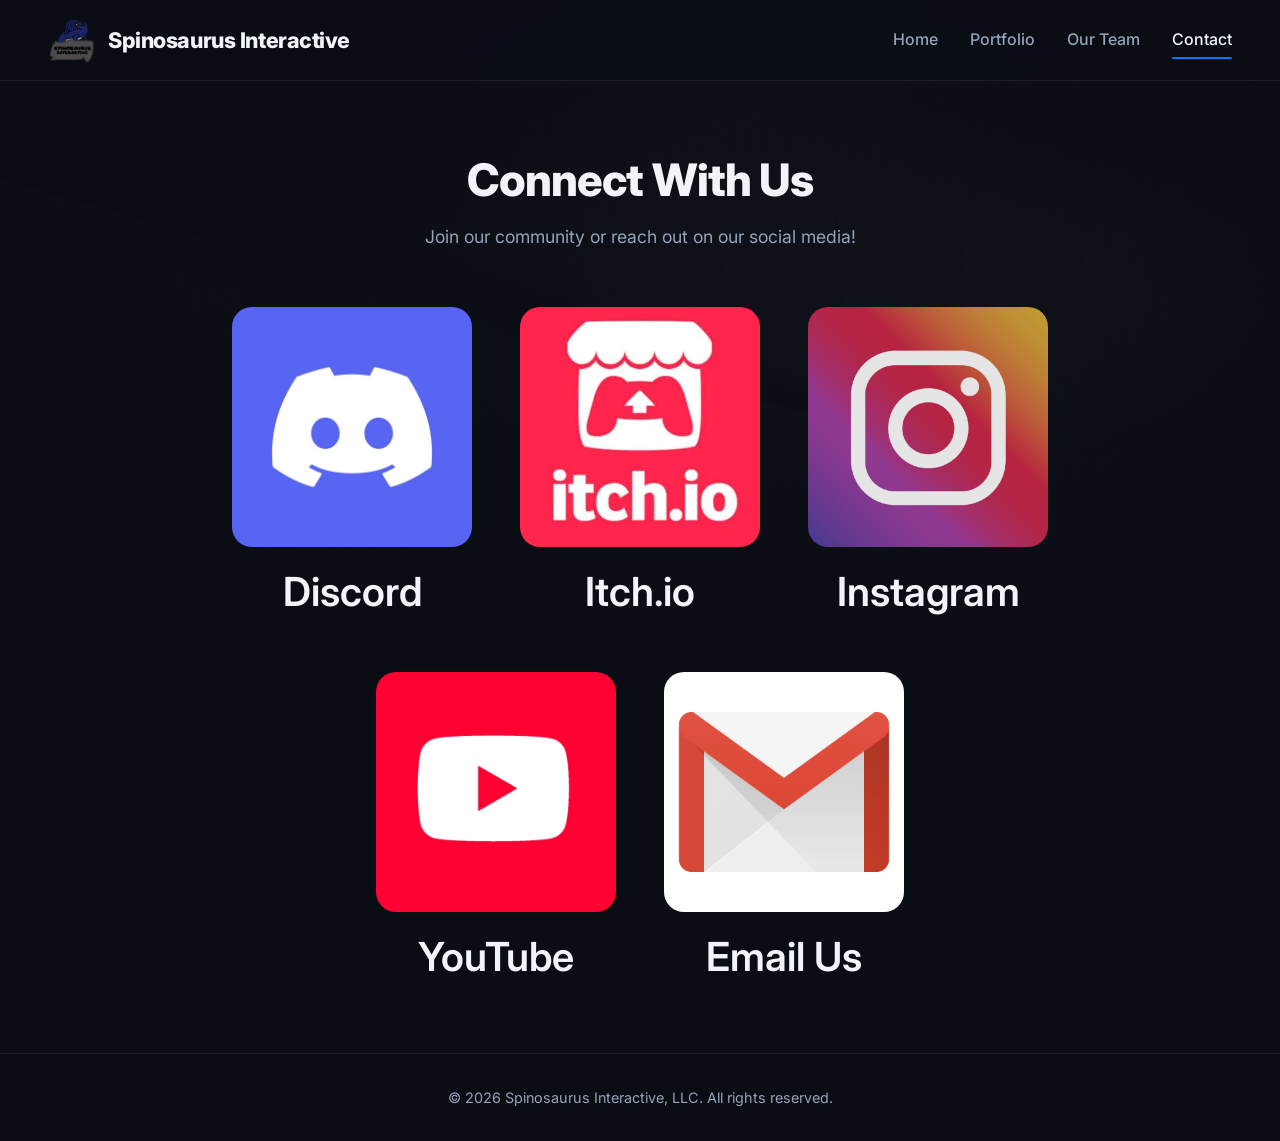
<file: contact.html>
<!DOCTYPE html>
<html lang="en">
<head>
    <meta charset="UTF-8">
    <meta name="viewport" content="width=device-width, initial-scale=1.0">
    <title>Contact Us - Spinosaurus Interactive</title>
    <link rel="icon" type="image/png" href="images/logo.png">
    <link rel="preconnect" href="https://fonts.googleapis.com">
    <link rel="preconnect" href="https://fonts.gstatic.com" crossorigin>
    <link href="https://fonts.googleapis.com/css2?family=Inter:wght@400;500;600&family=Plus+Jakarta+Sans:wght@700;800&display=swap" rel="stylesheet">
    <link rel="stylesheet" href="css/style.css">
</head>
<body>

<header>
    <div class="container">
        <a href="index.html" class="logo">
            <img src="images/logo.png" alt="Spinosaurus Interactive Logo">
            <h1>Spinosaurus Interactive</h1>
        </a>
        <nav>
            <a href="index.html">Home</a>
            <a href="portfolio.html">Portfolio</a>
            <a href="ourteam.html">Our Team</a>
            <a href="contact.html" class="active">Contact</a>
        </nav>
    </div>
</header>

<main>
    <section class="section contact">
        <h1 class="page-title">Connect With Us</h1>
        <p class="page-subtitle">Join our community or reach out on our social media!</p>

        <div class="social-grid">
            <a href="https://discord.com/invite/ypyqxCcC3C" target="_blank" rel="noopener" class="social-card">
                <img src="images/discord.png" alt="Discord">
                <span>Discord</span>
            </a>

            <a href="https://spinosaurusinteractive.itch.io" target="_blank" rel="noopener" class="social-card">
                <img src="images/itchio.png" alt="Itch.io">
                <span>Itch.io</span>
            </a>

            <a href="https://instagram.com/spinosaurusinteractive" target="_blank" rel="noopener" class="social-card">
                <img src="images/instagram.png" alt="Instagram">
                <span>Instagram</span>
            </a>

            <a href="https://www.youtube.com/@spinosaurusinteractive" target="_blank" rel="noopener" class="social-card">
                <img src="images/youtube.png" alt="YouTube">
                <span>YouTube</span>
            </a>

            <a href="https://mail.google.com/mail/?view=cm&fs=1&to=spinosaurusinteractive@gmail.com" 
                target="_blank" 
                rel="noopener noreferrer" 
                class="social-card">
                <img src="images/gmail.png" alt="Email Us">
                <span>Email Us</span>
            </a>
            
        </div>
    </section>
</main>

<footer>
    <p>© 2026 Spinosaurus Interactive, LLC. All rights reserved.</p>
</footer>

</body>
</html>
</file>
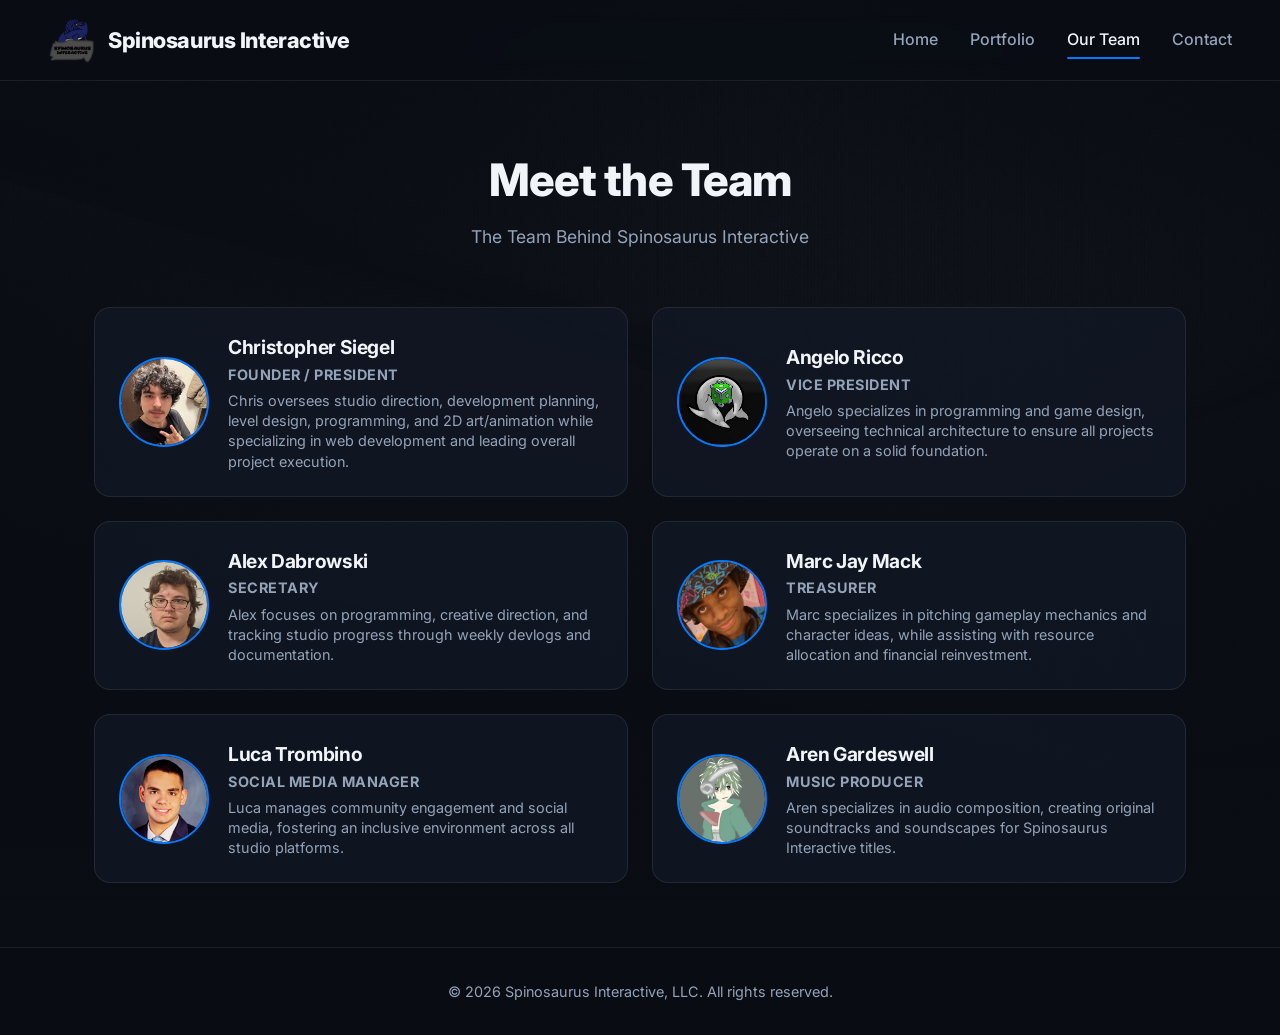
<file: ourteam.html>
<!DOCTYPE html>
<html lang="en">
<head>
    <meta charset="UTF-8">
    <meta name="viewport" content="width=device-width, initial-scale=1.0">
    <title>Our Team - Spinosaurus Interactive</title>
    <link rel="icon" type="image/png" href="images/logo.png">
    <link rel="preconnect" href="https://fonts.googleapis.com">
    <link rel="preconnect" href="https://fonts.gstatic.com" crossorigin>
    <link href="https://fonts.googleapis.com/css2?family=Inter:wght@400;500;600&family=Plus+Jakarta+Sans:wght@700;800&display=swap" rel="stylesheet">
    <link rel="stylesheet" href="css/style.css">
</head>
<body>

<header>
    <div class="container">
        <a href="index.html" class="logo">
            <img src="images/logo.png" alt="Spinosaurus Interactive Logo">
            <h1>Spinosaurus Interactive</h1>
        </a>
        <nav>
            <a href="index.html">Home</a>
            <a href="portfolio.html">Portfolio</a>
            <a href="ourteam.html" class="active">Our Team</a>
            <a href="contact.html">Contact</a>
        </nav>
    </div>
</header>

<main>
    <section class="section">
        <h1 class="page-title">Meet the Team</h1>
        <p class="page-subtitle">The Team Behind Spinosaurus Interactive</p>
        </p>

        <div class="team-grid">
            <div class="team-card">
                <img src="images/chris.png" alt="Christopher Siegel" class="team-pfp">
                <div class="team-info">
                    <h3>Christopher Siegel</h3>
                    <p class="role">Founder / President</p>
                    <p>Chris oversees studio direction, development planning, level design, programming, and 2D art/animation while specializing in web development and leading overall project execution.</p>
                </div>
            </div>

            <div class="team-card">
                <img src="images/angelo.png" alt="Angelo Ricco" class="team-pfp">
                <div class="team-info">
                    <h3>Angelo Ricco</h3>
                    <p class="role">Vice President</p>
                    <p>Angelo specializes in programming and game design, overseeing technical architecture to ensure all projects operate on a solid foundation.</p>
                </div>
            </div>

            <div class="team-card">
                <img src="images/alex.png" alt="Alex Dabrowski" class="team-pfp">
                <div class="team-info">
                    <h3>Alex Dabrowski</h3>
                    <p class="role">Secretary</p>
                    <p>Alex focuses on programming, creative direction, and tracking studio progress through weekly devlogs and documentation.</p>
                </div>
            </div>

            <div class="team-card">
                <img src="images/marc.png" alt="Marc Jay Mack" class="team-pfp">
                <div class="team-info">
                    <h3>Marc Jay Mack</h3>
                    <p class="role">Treasurer</p>
                    <p>Marc specializes in pitching gameplay mechanics and character ideas, while assisting with resource allocation and financial reinvestment.</p>
                </div>
            </div>

            <div class="team-card">
                <img src="images/luca.png" alt="Luca Trombino" class="team-pfp">
                <div class="team-info">
                    <h3>Luca Trombino</h3>
                    <p class="role">Social Media Manager</p>
                    <p>Luca manages community engagement and social media, fostering an inclusive environment across all studio platforms.</p>
                </div>
            </div>

            <div class="team-card">
                <img src="images/aren.png" alt="Aren Gardeswell" class="team-pfp">
                <div class="team-info">
                    <h3>Aren Gardeswell</h3>
                    <p class="role">Music Producer</p>
                    <p>Aren specializes in audio composition, creating original soundtracks and soundscapes for Spinosaurus Interactive titles.</p>
                </div>
            </div>
        </div>
    </section>
</main>

<footer>
    <p>© 2026 Spinosaurus Interactive, LLC. All rights reserved.</p>
</footer>

</body>
</html>
</file>
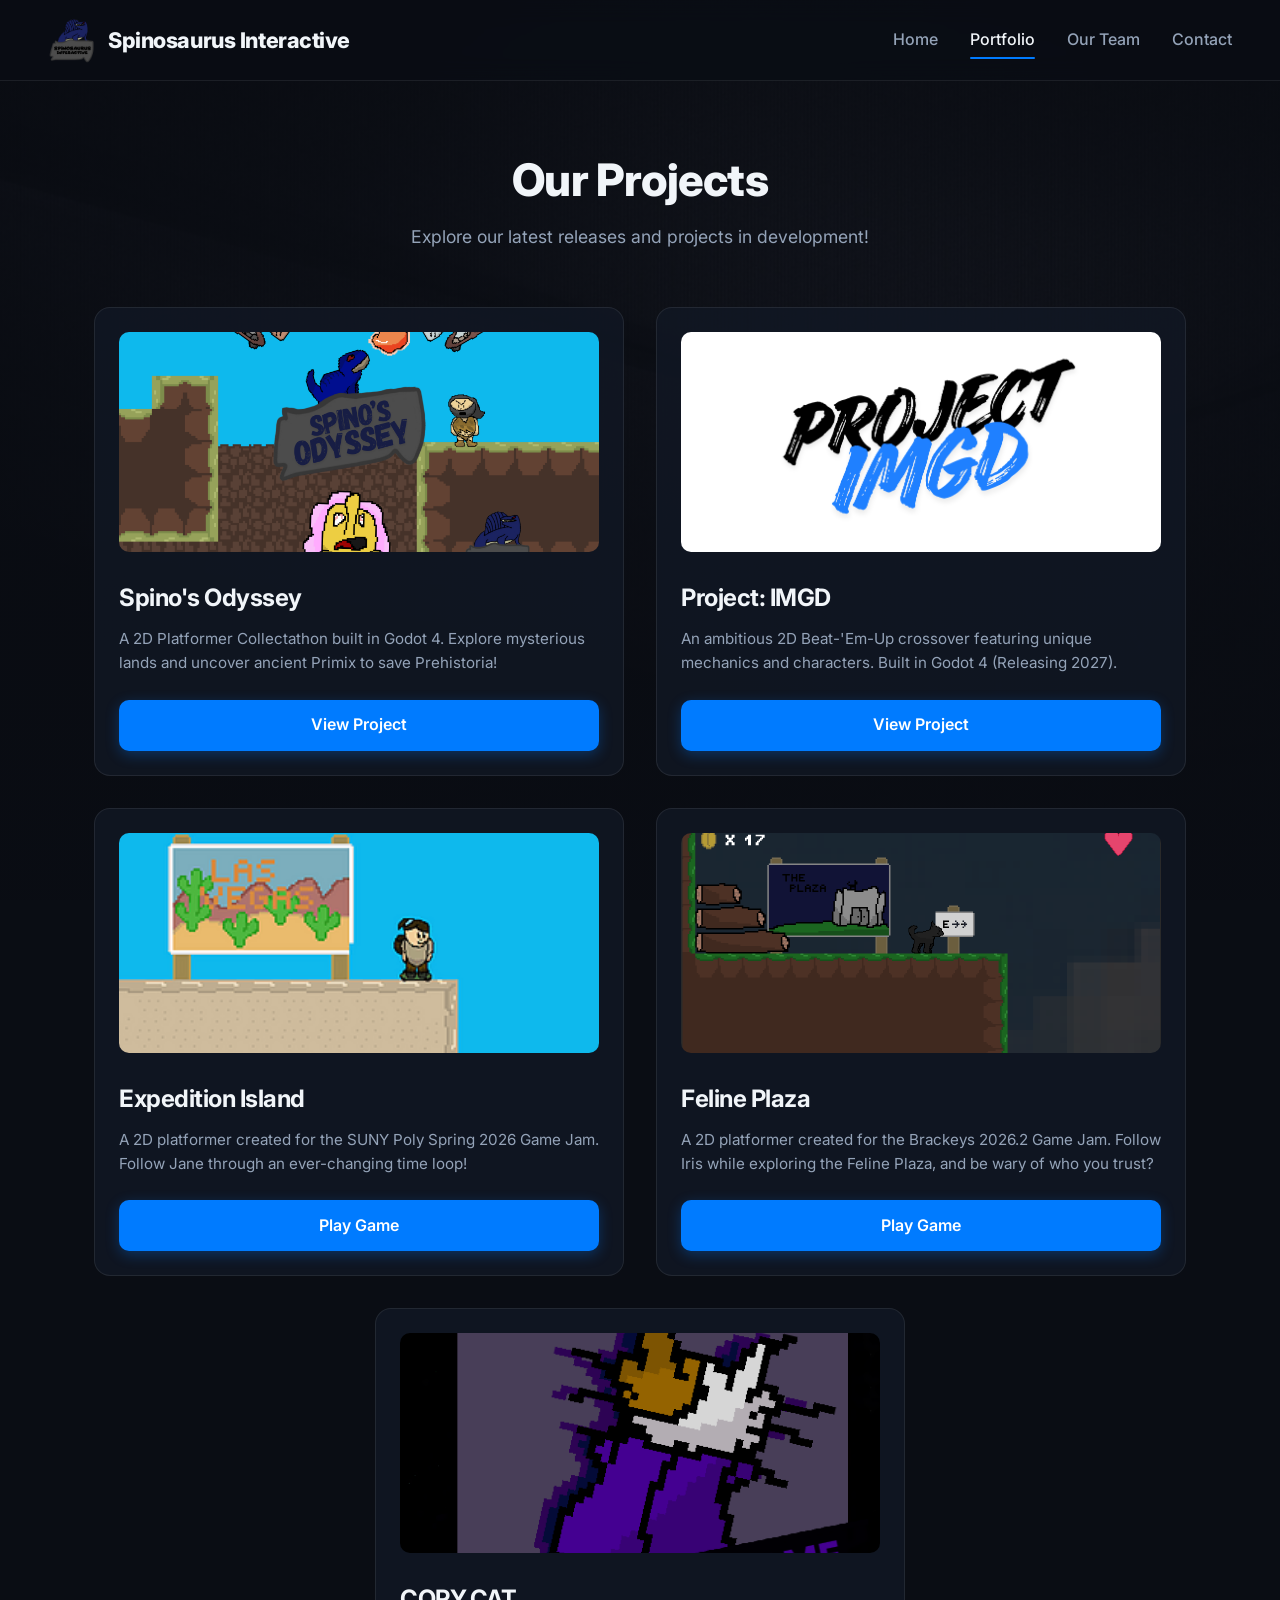
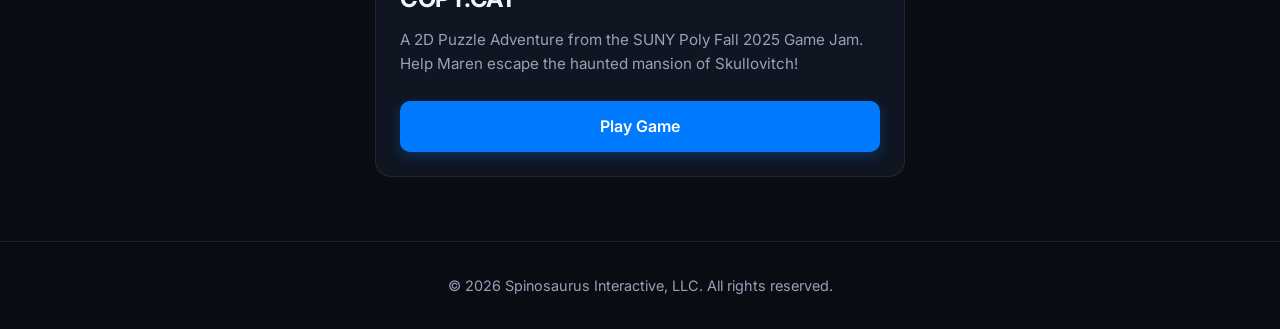
<file: portfolio.html>
<!DOCTYPE html>
<html lang="en">
<head>
    <meta charset="UTF-8">
    <meta name="viewport" content="width=device-width, initial-scale=1.0">
    <title>Portfolio - Spinosaurus Interactive</title>
    <link rel="icon" type="image/png" href="images/logo.png">
    <link rel="preconnect" href="https://fonts.googleapis.com">
    <link rel="preconnect" href="https://fonts.gstatic.com" crossorigin>
    <link href="https://fonts.googleapis.com/css2?family=Inter:wght@400;500;600&family=Plus+Jakarta+Sans:wght@700;800&display=swap" rel="stylesheet">
    <link rel="stylesheet" href="css/style.css">
</head>
<body>

<header>
    <div class="container">
        <a href="index.html" class="logo">
            <img src="images/logo.png" alt="Spinosaurus Interactive Logo">
            <h1>Spinosaurus Interactive</h1>
        </a>
        <nav>
            <a href="index.html">Home</a>
            <a href="portfolio.html" class="active">Portfolio</a>
            <a href="ourteam.html">Our Team</a>
            <a href="contact.html">Contact</a>
        </nav>
    </div>
</header>

<main>
    <section class="section">
        <h1 class="page-title">Our Projects</h1>
        <p class="page-subtitle">Explore our latest releases and projects in development!</p>

        <div class="games-grid">
            <div class="game-showcase">
                <a href="https://spinosaurusinteractive.itch.io/spinos-odyssey" target="_blank" rel="noopener">
                    <img src="images/spinosodyssey.png" alt="Spino's Odyssey" class="game-media">
                </a>
                <div class="game-info">
                    <h2>Spino's Odyssey</h2>
                    <p>A 2D Platformer Collectathon built in Godot 4. Explore mysterious lands and uncover ancient Primix to save Prehistoria!</p>
                    <a href="https://spinosaurusinteractive.itch.io/spinos-odyssey" target="_blank" rel="noopener" class="button">View Project</a>
                </div>
            </div>

            <div class="game-showcase">
                <a href="https://spinosaurusinteractive.itch.io/project-imgd" target="_blank" rel="noopener">
                    <img src="images/projectimgd.png" alt="Project IMGD" class="game-media">
                </a>
                <div class="game-info">
                    <h2>Project: IMGD</h2>
                    <p>An ambitious 2D Beat-'Em-Up crossover featuring unique mechanics and characters. Built in Godot 4 (Releasing 2027).</p>
                    <a href="https://spinosaurusinteractive.itch.io/project-imgd" target="_blank" rel="noopener" class="button">View Project</a>
                </div>
            </div>

            <div class="game-showcase">
                <a href="https://spinosaurusinteractive.itch.io/expedition-island" target="_blank" rel="noopener">
                    <img src="images/expeditionisland.png" alt="Expedition Island" class="game-media">
                </a>
                <div class="game-info">
                    <h2>Expedition Island</h2>
                    <p>A 2D platformer created for the SUNY Poly Spring 2026 Game Jam. Follow Jane through an ever-changing time loop!</p>
                    <a href="https://spinosaurusinteractive.itch.io/expedition-island" target="_blank" rel="noopener" class="button">Play Game</a>
                </div>
            </div>
            
            <div class="game-showcase">
                <a href="https://spinosaurusinteractive.itch.io/feline-plaza" target="_blank" rel="noopener">
                    <img src="images/felineplaza.png" alt="Feline Plaza" class="game-media">
                </a>
                <div class="game-info">
                    <h2>Feline Plaza</h2>
                    <p>A 2D platformer created for the Brackeys 2026.2 Game Jam. Follow Iris while exploring the Feline Plaza, and be wary of who you trust?</p>
                    <a href="https://spinosaurusinteractive.itch.io/feline-plaza" target="_blank" rel="noopener" class="button">Play Game</a>
                </div>
            </div>

            <div class="game-showcase">
                <a href="https://spinosaurusinteractive.itch.io/copycat" target="_blank" rel="noopener">
                    <img src="images/copycat.png" alt="COPY.CAT" class="game-media">
                </a>
                <div class="game-info">
                    <h2>COPY.CAT</h2>
                    <p>A 2D Puzzle Adventure from the SUNY Poly Fall 2025 Game Jam. Help Maren escape the haunted mansion of Skullovitch!</p>
                    <a href="https://spinosaurusinteractive.itch.io/copycat" target="_blank" rel="noopener" class="button">Play Game</a>
                </div>
            </div>
        </div>
    </section>
</main>

<footer>
    <p>© 2026 Spinosaurus Interactive, LLC. All rights reserved.</p>
</footer>

</body>
</html>
</file>
<file: css/style.css>
/* ==========================================================================
   Spinosaurus Interactive - Modern Stylesheet
   ========================================================================== */

:root {
    --primary-color: #007bff;
    --primary-hover: #00b4d8;
    --bg-dark: #0a0d14;
    --card-bg: rgba(18, 24, 38, 0.75);
    --card-border: rgba(255, 255, 255, 0.08);
    --text-main: #f1f5f9;
    --text-muted: #94a3b8;
    --max-width: 1140px;
    --radius-lg: 16px;
    --radius-md: 10px;
}

* {
    margin: 0;
    padding: 0;
    box-sizing: border-box;
}

body {
    font-family: 'Inter', system-ui, -apple-system, sans-serif;
    background-color: var(--bg-dark);
    background-image: linear-gradient(rgba(10, 13, 20, 0.85), rgba(10, 13, 20, 0.95)), url("../images/bbc.png");
    background-size: cover;
    background-position: center;
    background-attachment: fixed;
    color: var(--text-main);
    line-height: 1.6;
    min-height: 100vh;
    display: flex;
    flex-direction: column;
}

h1, h2, h3, .logo h1 {
    font-family: 'Outfit', 'Inter', system-ui, sans-serif;
    letter-spacing: -0.02em;
}

main {
    flex: 1;
}

/* Header & Sticky Navigation */
header {
    background: rgba(10, 13, 20, 0.85);
    backdrop-filter: blur(12px);
    border-bottom: 1px solid var(--card-border);
    position: sticky;
    top: 0;
    z-index: 100;
    padding: 1rem 0;
}

.container {
    width: 100%;
    max-width: 100%;
    margin: 0 auto;
    padding: 0 3rem;
    display: flex;
    justify-content: space-between;
    align-items: center;
}

.logo {
    display: flex;
    align-items: center;
    gap: 12px;
    text-decoration: none;
    color: var(--text-main);
}

.logo img {
    width: 48px;
    height: 48px;
    object-fit: contain;
}

.logo h1 {
    font-size: 1.35rem;
    font-weight: 800;
}

nav {
    display: flex;
    gap: 2rem;
}

nav a {
    color: var(--text-muted);
    text-decoration: none;
    font-size: 1rem;
    font-weight: 500;
    position: relative;
    padding: 4px 0;
    transition: color 0.2s ease;
}

nav a:hover, nav a:focus-visible, nav a.active {
    color: var(--text-main);
}

nav a::after {
    content: "";
    position: absolute;
    left: 0;
    bottom: -2px;
    width: 100%;
    height: 2px;
    background: var(--primary-color);
    border-radius: 2px;
    transform: scaleX(0);
    transform-origin: left;
    transition: transform 0.25s ease;
}

nav a:hover::after, nav a:focus-visible::after, nav a.active::after {
    transform: scaleX(1);
}

@media (prefers-reduced-motion: reduce) {
    nav a, nav a::after {
        transition: none;
    }
}

/* Hero Section */
.hero {
    position: relative;
    height: 75vh;
    min-height: 480px;
    display: flex;
    justify-content: center;
    align-items: center;
    text-align: center;
    overflow: hidden;
}

.hero-video {
    position: absolute;
    top: 0;
    left: 0;
    width: 100%;
    height: 100%;
    object-fit: cover;
    z-index: 0;
}

.hero::before {
    content: "";
    position: absolute;
    inset: 0;
    background: radial-gradient(circle, rgba(10,13,20,0.4) 0%, rgba(10,13,20,0.85) 100%);
    z-index: 1;
}

.hero-content {
    position: relative;
    z-index: 2;
    max-width: 750px;
    padding: 0 1.5rem;
}

.hero-content h1 {
    font-size: clamp(2.2rem, 5vw, 3.5rem);
    font-weight: 800;
    line-height: 1.15;
    margin-bottom: 1rem;
}

.hero-content p {
    font-size: 1.15rem;
    color: var(--text-muted);
    margin-bottom: 1.8rem;
}

/* Button Component */
.button {
    display: inline-flex;
    align-items: center;
    justify-content: center;
    background: var(--primary-color);
    color: #fff;
    padding: 0.8rem 1.8rem;
    border-radius: var(--radius-md);
    text-decoration: none;
    font-weight: 600;
    transition: all 0.25s ease;
    box-shadow: 0 4px 14px rgba(0, 123, 255, 0.3);
}

.button:hover {
    background: var(--primary-hover);
    transform: translateY(-2px);
    box-shadow: 0 6px 20px rgba(0, 180, 216, 0.4);
}

/* General Layout Section */
.section {
    max-width: var(--max-width);
    margin: 0 auto;
    padding: 4rem 1.5rem;
}

.page-title {
    text-align: center;
    font-size: 2.8rem;
    font-weight: 800;
    margin-bottom: 0.4rem;
}

.page-subtitle {
    text-align: center;
    color: var(--text-muted);
    margin-bottom: 3.5rem;
    font-size: 1.1rem;
}

/* Feature Blocks (Index / Home) */
.feature-block {
    display: flex;
    align-items: flex-start;
    gap: 3rem;
    padding: 2.5rem;
    background: var(--card-bg);
    border: 1px solid var(--card-border);
    border-radius: var(--radius-lg);
    margin-bottom: 2rem;
    backdrop-filter: blur(8px);
    transition: border-color 0.3s ease;
}

.feature-block:hover {
    border-color: rgba(0, 123, 255, 0.4);
}

.feature-text {
    flex: 1;
    display: flex;
    flex-direction: column;
    justify-content: flex-start;
}

.feature-text h2 {
    font-size: 1.8rem;
    margin-bottom: 1rem;
    margin-top: 0;
}

.feature-text p {
    color: var(--text-muted);
    font-size: 1.05rem;
}

/* Sized-Down Image Container with Fixed Aspect Ratio */
.feature-image-container {
    flex: 0 0 320px;
    max-width: 100%;
    border-radius: var(--radius-md);
    overflow: hidden;
}

.feature-image {
    width: 100%;
    aspect-ratio: 4 / 3;
    object-fit: cover;
    border-radius: var(--radius-md);
    display: block;
}

/* Stats Feature Block */
.stats-feature {
    display: flex;
    justify-content: space-around;
    padding: 2.5rem;
    background: var(--card-bg);
    border: 1px solid var(--card-border);
    border-radius: var(--radius-lg);
    margin-top: 2rem;
    text-align: center;
    backdrop-filter: blur(8px);
    transition: border-color 0.3s ease, box-shadow 0.3s ease;
}

.stats-feature:hover {
    border-color: rgba(0, 123, 255, 0.4);
    box-shadow: 0 8px 24px rgba(0, 123, 255, 0.15);
}

.stat h2 {
    font-size: 2.8rem;
    color: var(--primary-color);
    font-weight: 800;
}

.stat p {
    color: var(--text-muted);
    font-size: 0.9rem;
    text-transform: uppercase;
    letter-spacing: 1px;
}

/* Games Grid (Portfolio) */
.games-grid {
    display: grid;
    grid-template-columns: repeat(2, 1fr);
    gap: 2rem;
}

.game-showcase {
    background: var(--card-bg);
    border: 1px solid var(--card-border);
    border-radius: var(--radius-lg);
    padding: 1.5rem;
    display: flex;
    flex-direction: column;
    transition: transform 0.3s ease, border-color 0.3s ease;
}

.game-showcase:last-child {
    grid-column: 1 / -1;
    justify-self: center;
    width: calc(50% - 1rem);
}

.game-showcase:hover {
    transform: translateY(-5px);
    border-color: var(--primary-color);
}

.game-media {
    width: 100%;
    height: 220px;
    object-fit: cover;
    border-radius: var(--radius-md);
    margin-bottom: 1.2rem;
}

.game-info {
    display: flex;
    flex-direction: column;
    flex: 1;
}

.game-info h2 {
    font-size: 1.5rem;
    margin-bottom: 0.6rem;
}

.game-info p {
    color: var(--text-muted);
    font-size: 0.95rem;
    margin-bottom: 1.5rem;
    flex: 1;
}

/* Team Grid */
.team-grid {
    display: grid;
    grid-template-columns: repeat(2, 1fr);
    gap: 1.5rem;
}

.team-card {
    display: flex;
    gap: 1.2rem;
    align-items: center;
    padding: 1.5rem;
    background: var(--card-bg);
    border: 1px solid var(--card-border);
    border-radius: var(--radius-lg);
    transition: transform 0.25s ease, border-color 0.25s ease, box-shadow 0.25s ease;
}

.team-card:hover {
    transform: translateY(-4px);
    border-color: var(--primary-color);
    box-shadow: 0 8px 24px rgba(0, 123, 255, 0.15);
}

.team-pfp {
    width: 90px;
    height: 90px;
    border-radius: 50%;
    object-fit: cover;
    flex-shrink: 0;
    border: 2px solid var(--primary-color);
}

.team-info h3 {
    font-size: 1.2rem;
}

.role {
    font-size: 0.75rem;
    color: var(--primary-hover);
    font-weight: 700;
    text-transform: uppercase;
    letter-spacing: 0.5px;
    margin: 2px 0 6px 0;
}

.team-info p {
    font-size: 0.9rem;
    color: var(--text-muted);
    line-height: 1.4;
}

/* Contact Social Grid */
.social-grid {
    display: flex;
    justify-content: center;
    gap: 3rem;
    flex-wrap: wrap;
    margin-top: 2rem;
}

.social-card {
    display: flex;
    flex-direction: column;
    align-items: center;
    gap: 0.8rem;
    text-decoration: none;
    color: var(--text-main);
}

.social-card img {
    width: 240px;
    height: 240px;
    object-fit: cover;
    border-radius: 20px;
    overflow: hidden;
    transition: transform 0.2s ease;
}

.social-card img:hover {
    transform: scale(1.05);
}

.social-card span {
    font-weight: 600;
    font-size: 2.5rem;
    color: var(--text-main);
}

/* Footer */
footer {
    border-top: 1px solid var(--card-border);
    background: rgba(10, 13, 20, 0.9);
    padding: 2rem 1.5rem;
    text-align: center;
    color: var(--text-muted);
    font-size: 0.9rem;
}

/* Responsiveness & Mobile Adjustments */
@media (max-width: 868px) {
    .container {
        padding: 0 1.5rem;
        flex-direction: column;
        gap: 1rem;
    }

    .games-grid, .team-grid {
        grid-template-columns: 1fr;
    }

    .game-showcase:last-child {
        width: auto;
    }

    /* Center feature blocks, text, and scale images on mobile */
    .feature-block {
        flex-direction: column;
        text-align: center;
        align-items: center;
        gap: 1.5rem;
    }

    .feature-text {
        align-items: center;
    }

    .feature-image-container {
        width: 100%;
        max-width: 320px;
        margin: 0 auto;
    }

    .feature-image {
        width: 100%;
        height: auto;
        aspect-ratio: 4 / 3;
    }
}
</file>
